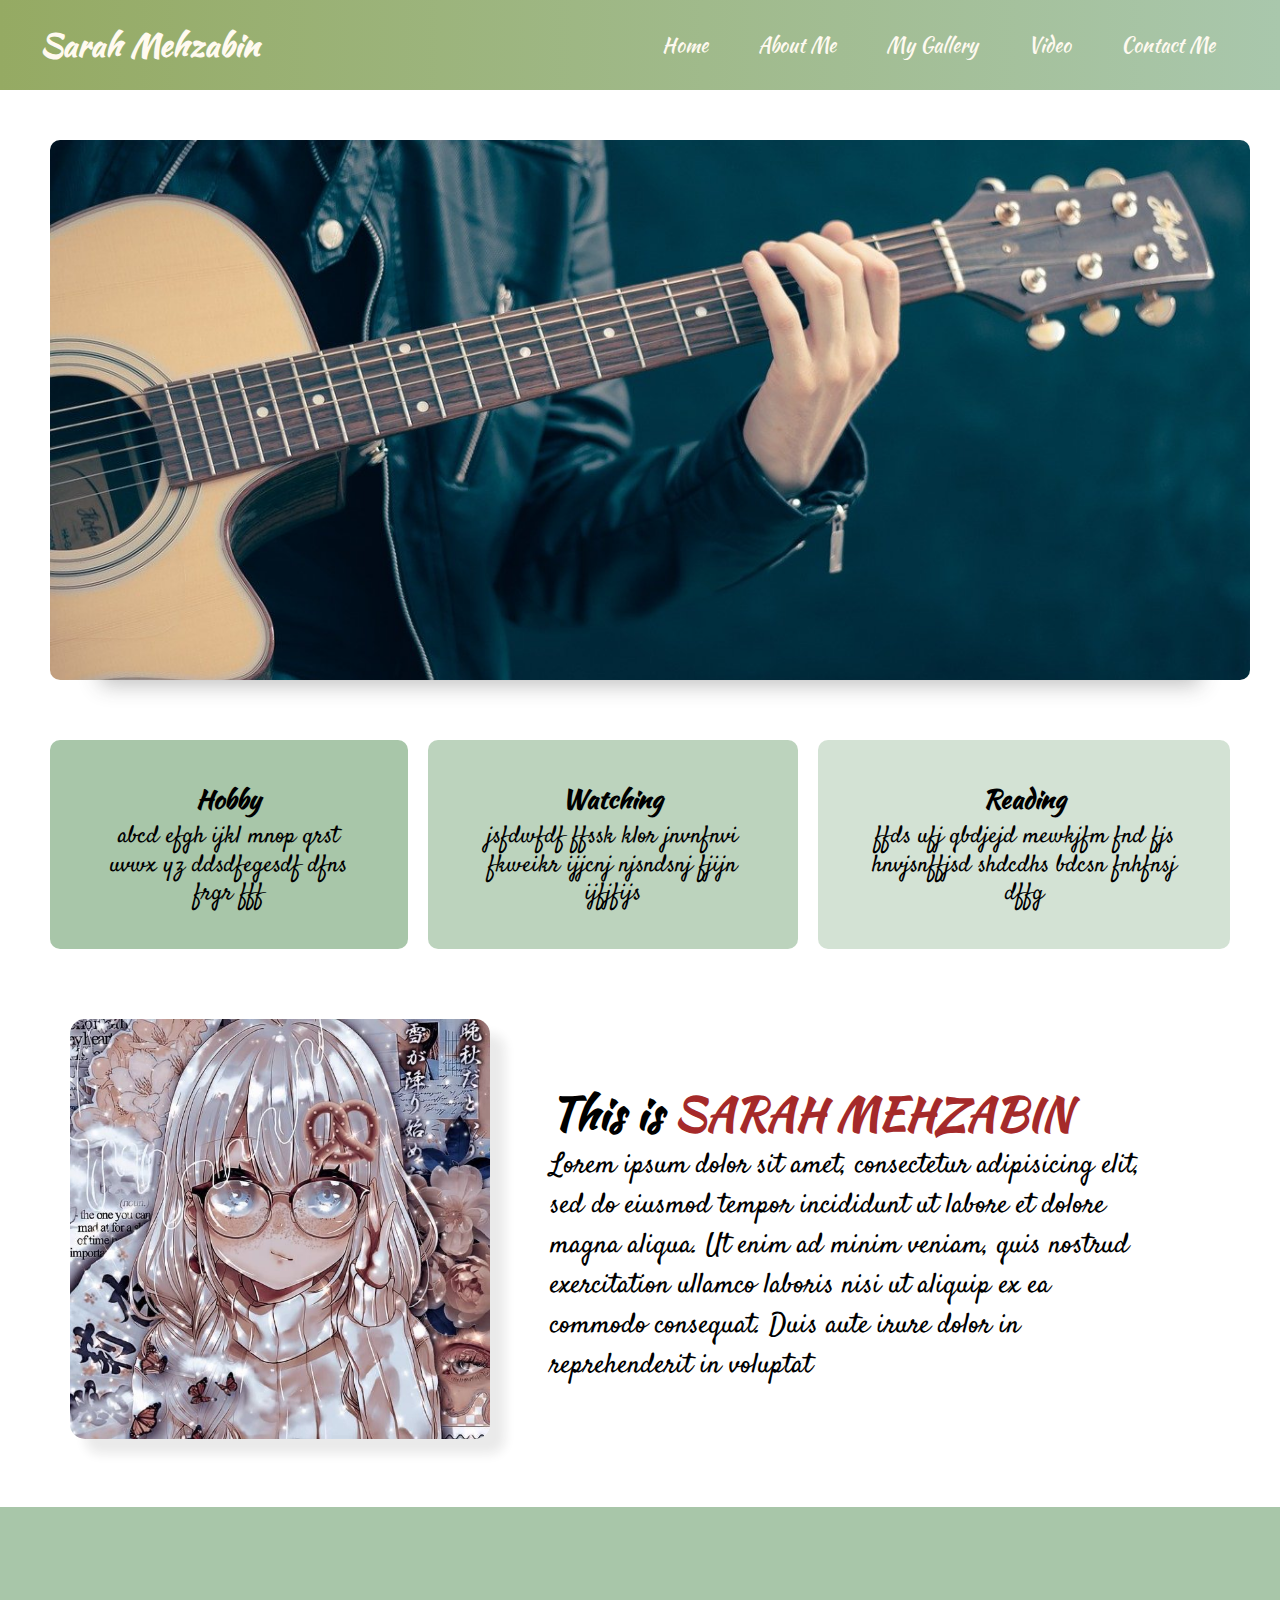
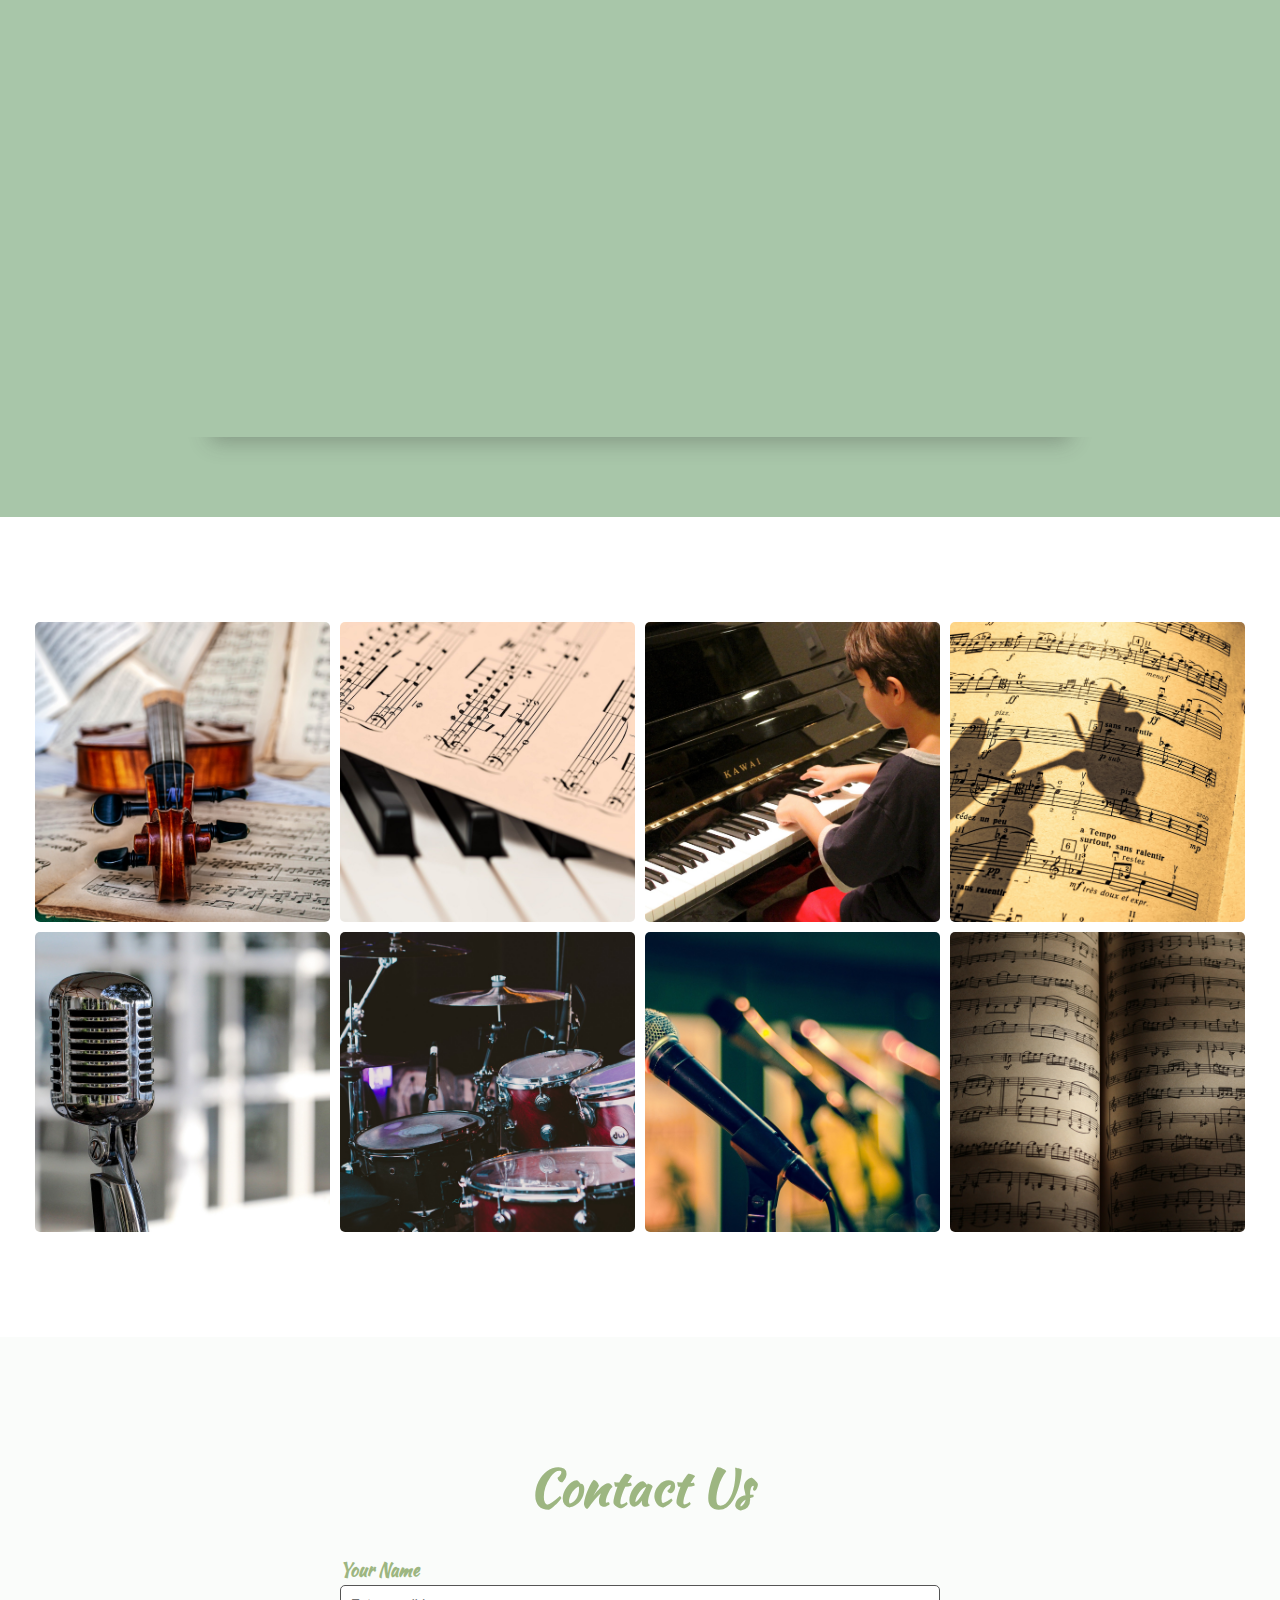
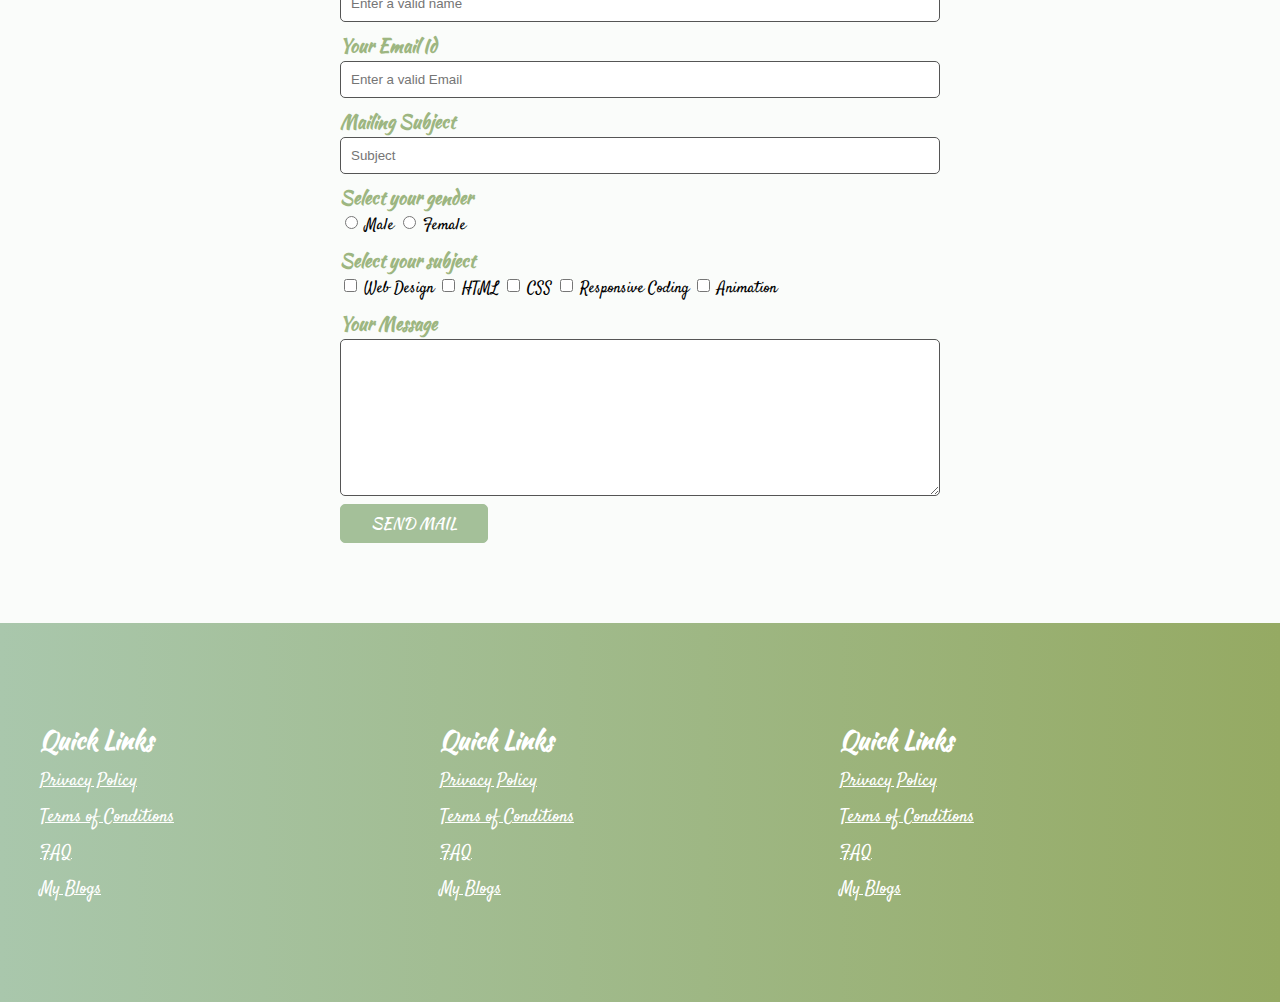
<file: sara/index.html>
<!DOCTYPE html>
<html>
<head>
	<title>My portfolio</title>
   <link rel="preconnect" href="https://fonts.googleapis.com">
<link rel="preconnect" href="https://fonts.gstatic.com" crossorigin>
<link href="https://fonts.googleapis.com/css2?family=Kaushan+Script&family=satisfy&display=swap" rel="stylesheet">
	<link rel="stylesheet" type="text/css" href="style.css">
</head>
<body>

     <header>
          <div class="container flex align-center">
               <div class="logo">
                    <a href="index.html">
                         <h1>Sarah Mehzabin</h1>
                    </a>
               </div> 
                    <nav>
                         <ul>
                              <li>
                                <a href="index.html">Home</a>
                              </li>
                               <li>
                                <a href="aboutme.html">About Me</a>
                              </li>
                               <li>
                                <a href="gallery.html">My Gallery</a>
                              </li>
                               <li>
                                <a href="video.html">Video</a>
                              </li>
                               <li>
                                <a href="contactme.html">Contact Me</a>
                              </li>
                         </ul>
                    </nav> 
          </div>
   </header>




<section class="banner-section">

     <div class="container">
       <img src="images/bannerimg.jpg" alt="flower.png">
      </div>
</section>

<section>
     <div class="container flex">
        <div class="feature color1">
          <h2>Hobby</h2>
          <p>abcd efgh ijkl mnop qrst uvwx yz ddsdfegesdf dfns frgr fff</p>
     </div>
     <div class="feature color2">
          <h2>Watching</h2>
          <p>jsfdwfdf ffssk klor jnvnfnvi fkweikr ijjcnj njsndsnj fjijn ijfjfijs</p>
     </div>
     <div class="feature color3">
          <h2>Reading</h2>
          <p>ffds ufj qbdjejd mewkjfm fnd fjs hnvjsnffjsd shdcdhs bdcsn fnhfnsj dffg</p>
     </div>
</div>
</section>

<section id="aboutme" class="aboutme">
    <div class="container flex align-center">
      <div class="mypicture">
           <img src="images/animepfp1.jpg">
      </div>
    <div class="aboutme">
    <h2>This is <span>Sarah Mehzabin</span></h2>
    <p>Lorem ipsum dolor sit amet, consectetur adipisicing elit, sed do eiusmod
    tempor incididunt ut labore et dolore magna aliqua. Ut enim ad minim veniam,
    quis nostrud exercitation ullamco laboris nisi ut aliquip ex ea commodo
    consequat. Duis aute irure dolor in reprehenderit in voluptat </p>
      </div>
    </div>
</section>


<section id="video" class="video-section">
     <div class="container">
        <iframe width="560" height="315" src="https://www.youtube.com/embed/CX3aT0SfbHI" title="YouTube video player" frameborder="0" allow="accelerometer; autoplay; clipboard-write; encrypted-media; gyroscope; picture-in-picture" allowfullscreen></iframe> 
     </div>
</section>

<section id="gallery" class="Gallery-section">
    <div class="flex">
         <div class="Gallery">
              <img src="images/violin-g531543b19_1920.jpg">
         </div>
         <div class="Gallery">
              <img src="images/piano-g78a6543e8_1920.jpg">
         </div>
         <div class="Gallery">
              <img src="images/piano-g66e20934d_1920.jpg">
         </div>
         <div class="Gallery">
              <img src="images/music-sheet-gf4d8826d2_1920.jpg">
         </div>
         <div class="Gallery">
              <img src="images/microphone-gc4aa687bd_1920.jpg">
         </div>
         <div class="Gallery">
              <img src="images/drum-set-g5a49b8152_1920.jpg">
         </div>
          <div class="Gallery">
              <img src="images/mic-gd5011386b_1920.jpg">
         </div>
         <div class="Gallery">
              <img src="images/notes-g4676272fe_1920.jpg">
         </div>
    </div>
</section>
 
<section id="contact me" class="contact-section">
    <div class="container">
 <div class="contact-form">
     <h1>Contact Us</h1>
     <form>
          <div class="input">
               <strong>Your Name</strong>
               <input type="text" placeholder="Enter a valid name">
          </div>
          <div class="input"> 
               <strong>Your Email Id</strong> 
               <input type="email" placeholder="Enter a valid Email">
          </div>
          <div class="input"> 
               <strong>Mailing Subject</strong> 
               <input type="text" placeholder="Subject">
          </div>
          <div class="gender">
               <strong>  Select your gender</strong>
          <input type="radio" id="Male" name="gender">
          <label for="male">Male</label>
          <input type="radio" id="Female" name="gender">
          <label for="female">Female</label>
        </div>

     <div class="subject">
            <strong>Select your subject</strong>

            <input type="checkbox" name="" id="webdesign">
            <label for="webdesign">Web Design</label>

            <input type="checkbox" name="" id="html">
            <label for="html">HTML</label>

            <input type="checkbox" name="" id="css">
            <label for="css">CSS</label>

            <input type="checkbox" name="" id="responsive">
            <label for="responsive">Responsive Coding</label>

            <input type="checkbox" name="" id=animation>
            <label for="animation">Animation</label>

    </div>
        
            <div class="input">
                <strong>Your Message</strong> 
                <textarea rows="9"></textarea>
            </div>

            <div class="submit">
               <input type="submit" value="Send Mail" name="">
            </div>
     </form>
     </div>
     </div>
</section> 

<footer>
     
     <div class="container">
          <div class="flex">
               <div class="f_coloum">
                    <h4>Quick Links</h4>
                    <ul>
                         <li><a href="#">Privacy Policy</a></li>
                         <li><a href="#">Terms of Conditions</a></li>
                         <li><a href="#">FAQ</a></li>
                         <li><a href="#">My Blogs</a></li> 
                    </ul>
               </div>
               <div class="f_coloum">
                    <h4>Quick Links</h4>
                    <ul>
                         <li><a href="#">Privacy Policy</a></li>
                         <li><a href="#">Terms of Conditions</a></li>
                         <li><a href="#">FAQ</a></li>
                         <li><a href="#">My Blogs</a></li> 
                    </ul>
               </div>
               <div class="f_coloum">
                    <h4>Quick Links</h4>
                    <ul>
                         <li><a href="#">Privacy Policy</a></li>
                         <li><a href="#">Terms of Conditions</a></li>
                         <li><a href="#">FAQ</a></li>
                         <li><a href="#">My Blogs</a></li> 
                    </ul>
               </div>
          </div>
     </div>

</footer>



 
</body>
</html>
</file>
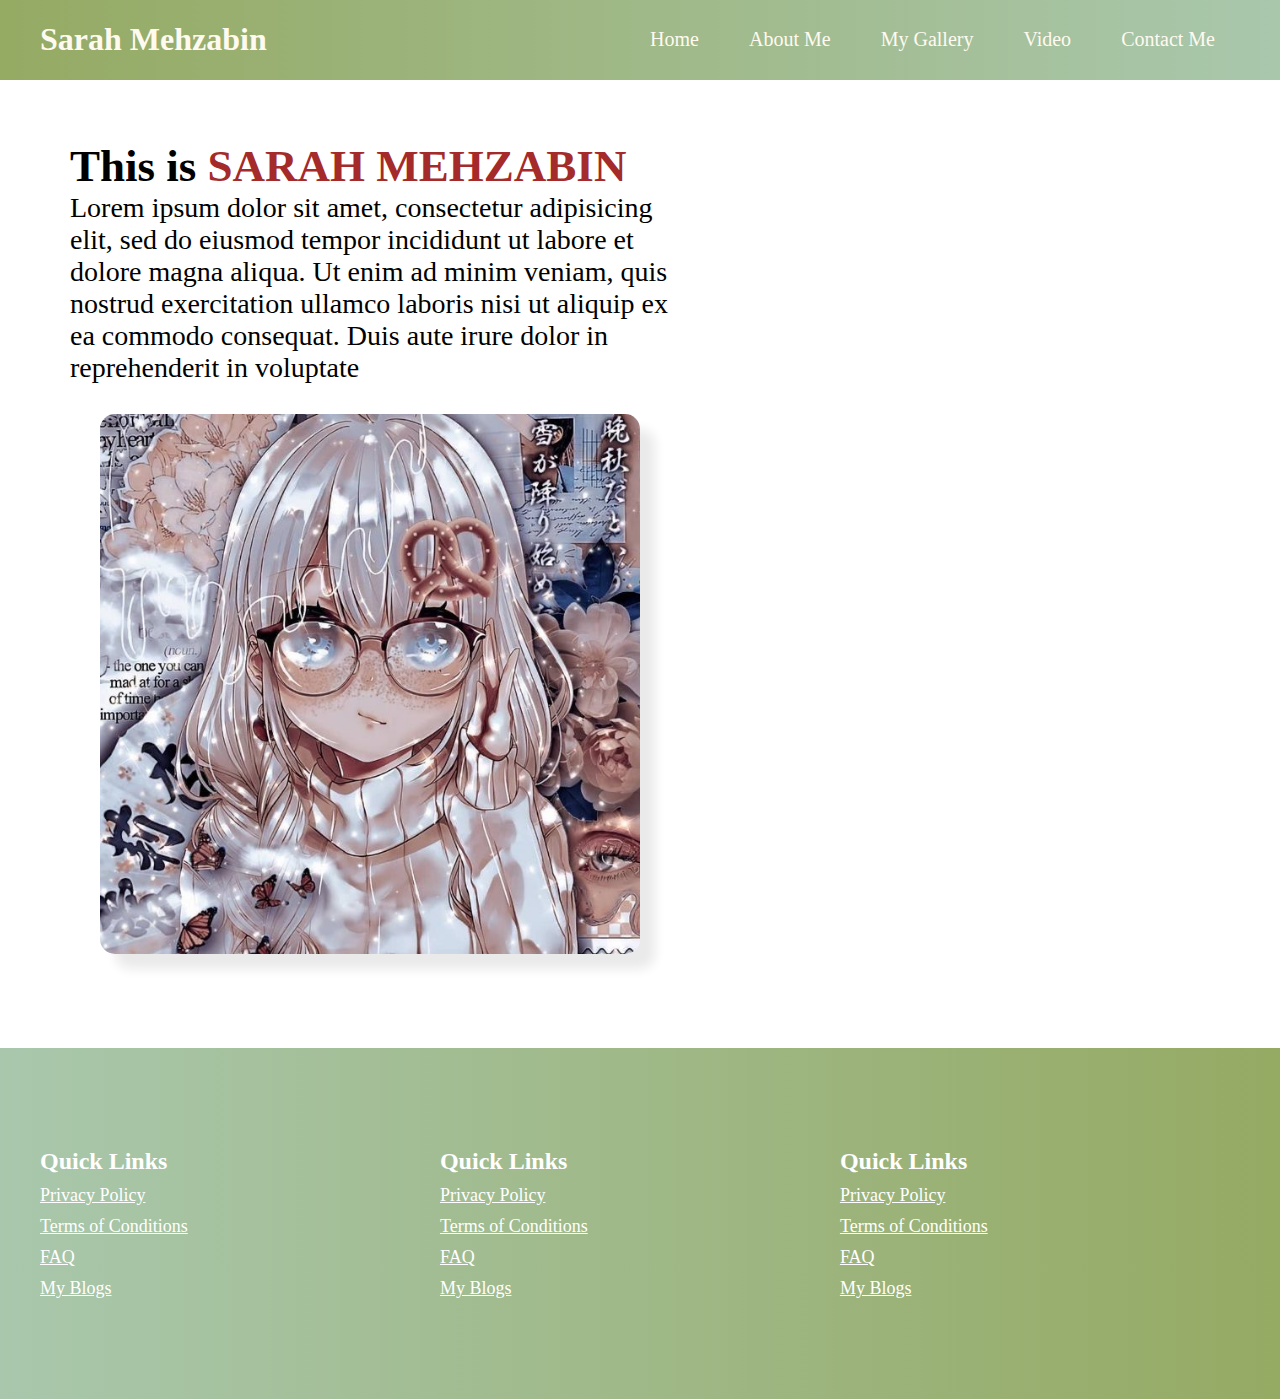
<file: sara/aboutme.html>
<!DOCTYPE html>
<html>
<head>
     <title>My portfolio</title>
     <link rel="preconnect" href="https://fonts.googleapis.com">
<link rel="preconnect" href="https://fonts.gstatic.com" crossorigin>
<link href="https://fonts.googleapis.com/css2?family=Shizuru&display=swap" rel="stylesheet">
     <link rel="stylesheet" type="text/css" href="style.css">
</head>
<body>

   <header>
          <div class="container flex align-center">
               <div class="logo">
                    <a href="index.html">
                         <h1>Sarah Mehzabin</h1>
                    </a>
               </div> 
                    <nav>
                         <ul>
                              <li>
                                <a href="index.html">Home</a>
                              </li>
                               <li>
                                <a href="aboutme.html">About Me</a>
                              </li>
                               <li>
                                <a href="gallery.html">My Gallery</a>
                              </li>
                               <li>
                                <a href="video.html">Video</a>
                              </li>
                               <li>
                                <a href="contactme.html">Contact Me</a>
                              </li>
                         </ul>
                    </nav> 
          </div>
   </header>





<section id="aboutme" class="aboutme">
    <div class="container flex">
    <div class="aboutme">
    <h2>This is <span>Sarah Mehzabin</span></h2>
    <p>Lorem ipsum dolor sit amet, consectetur adipisicing elit, sed do eiusmod
    tempor incididunt ut labore et dolore magna aliqua. Ut enim ad minim veniam,
    quis nostrud exercitation ullamco laboris nisi ut aliquip ex ea commodo
    consequat. Duis aute irure dolor in reprehenderit in voluptate </p>
         <div class="mypicture">
           <img src="images/animepfp1.jpg">
      </div>
    </div>
</section>




<footer>
     
     <div class="container">
          <div class="flex">
               <div class="f_coloum">
                    <h4>Quick Links</h4>
                    <ul>
                         <li><a href="#">Privacy Policy</a></li>
                         <li><a href="#">Terms of Conditions</a></li>
                         <li><a href="#">FAQ</a></li>
                         <li><a href="#">My Blogs</a></li> 
                    </ul>
               </div>
               <div class="f_coloum">
                    <h4>Quick Links</h4>
                    <ul>
                         <li><a href="#">Privacy Policy</a></li>
                         <li><a href="#">Terms of Conditions</a></li>
                         <li><a href="#">FAQ</a></li>
                         <li><a href="#">My Blogs</a></li> 
                    </ul>
               </div>
               <div class="f_coloum">
                    <h4>Quick Links</h4>
                    <ul>
                         <li><a href="#">Privacy Policy</a></li>
                         <li><a href="#">Terms of Conditions</a></li>
                         <li><a href="#">FAQ</a></li>
                         <li><a href="#">My Blogs</a></li> 
                    </ul>
               </div>
          </div>
     </div>

</footer>




 </body>
 </html>
</file>
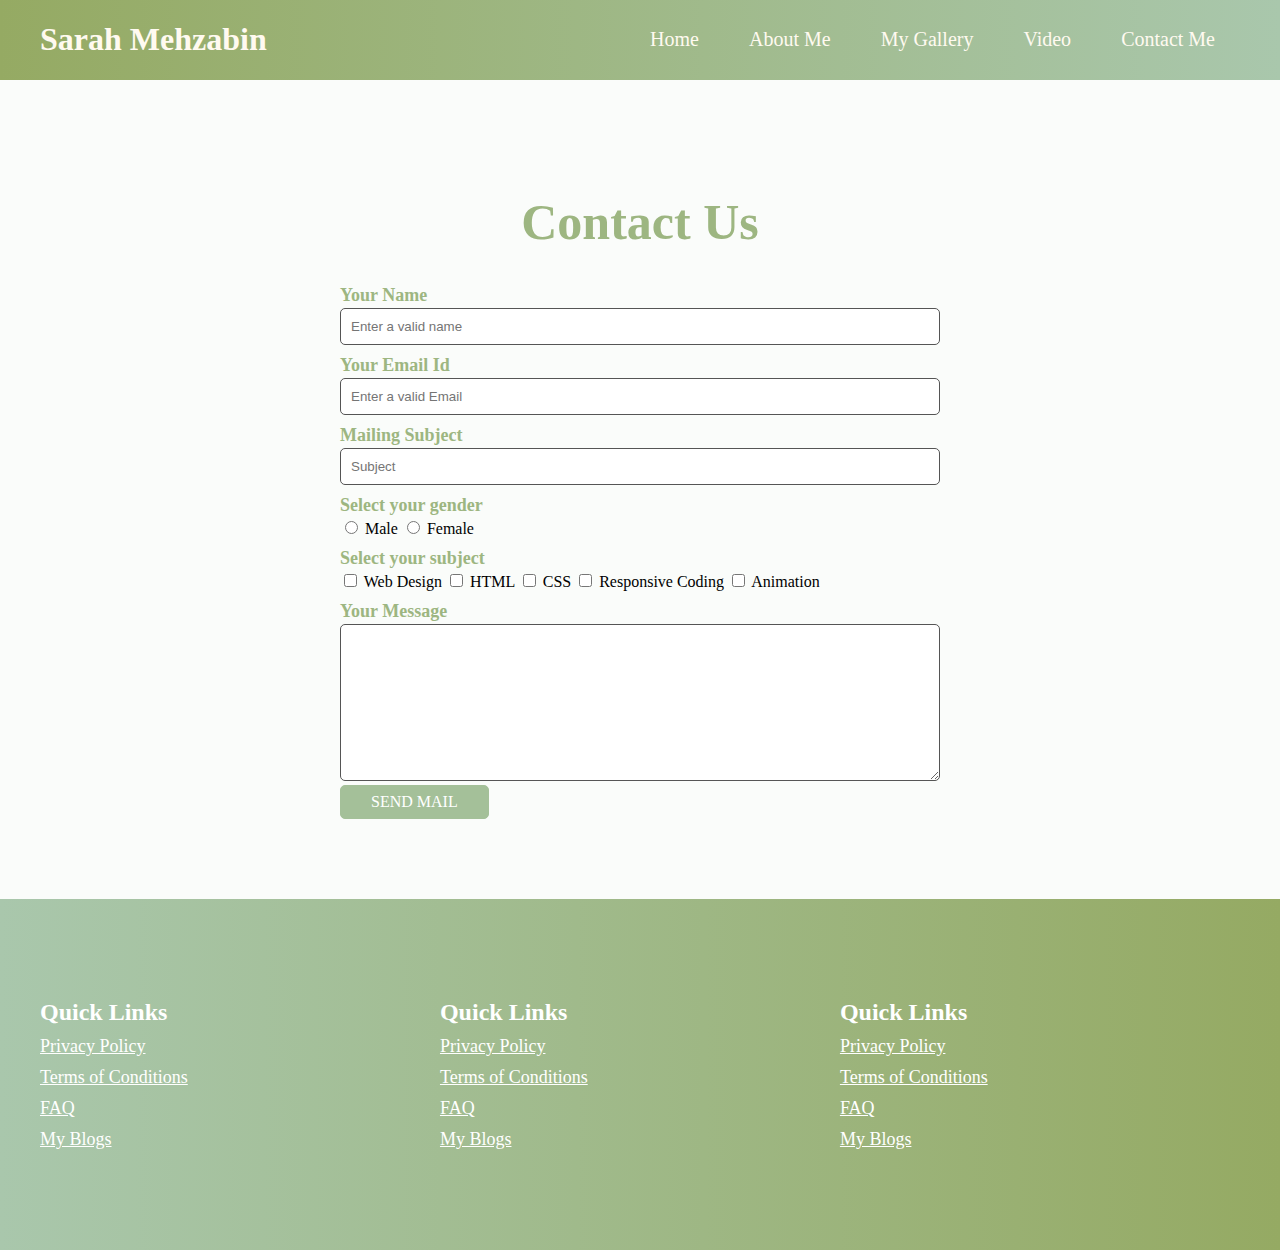
<file: sara/contactme.html>
<!DOCTYPE html>
<html>
<head>
	<title>My portfolio</title>
     <link rel="preconnect" href="https://fonts.googleapis.com">
<link rel="preconnect" href="https://fonts.gstatic.com" crossorigin>
<link href="https://fonts.googleapis.com/css2?family=Shizuru&display=swap" rel="stylesheet">
	<link rel="stylesheet" type="text/css" href="style.css">
</head>
<body>
   <header>
          <div class="container flex align-center">
               <div class="logo">
                    <a href="index.html">
                         <h1>Sarah Mehzabin</h1>
                    </a>
               </div> 
                    <nav>
                         <ul>
                              <li>
                                <a href="index.html">Home</a>
                              </li>
                               <li>
                                <a href="aboutme.html">About Me</a>
                              </li>
                               <li>
                                <a href="gallery.html">My Gallery</a>
                              </li>
                               <li>
                                <a href="video.html">Video</a>
                              </li>
                               <li>
                                <a href="contactme.html">Contact Me</a>
                              </li>
                         </ul>
                    </nav> 
          </div>
   </header>




 
<section id="contact me" class="contact-section">
    <div class="container">
 <div class="contact-form">
     <h1>Contact Us</h1>
     <form>
          <div class="input">
               <strong>Your Name</strong>
               <input type="text" placeholder="Enter a valid name">
          </div>
          <div class="input">
               <strong>Your Email Id</strong>
               <input type="email" placeholder="Enter a valid Email">
          </div>
          <div class="input">
               <strong>Mailing Subject</strong>
               <input type="text" placeholder="Subject">
          </div>
          <div class="gender">
               <strong>  Select your gender</strong>
          <input type="radio" id="Male" name="gender">
          <label for="male">Male</label>
          <input type="radio" id="Female" name="gender">
          <label for="female">Female</label>
        </div>

     <div class="subject">
            <strong>Select your subject</strong>

            <input type="checkbox" name="" id="webdesign">
            <label for="webdesign">Web Design</label>

            <input type="checkbox" name="" id="html">
            <label for="html">HTML</label>

            <input type="checkbox" name="" id="css">
            <label for="css">CSS</label>

            <input type="checkbox" name="" id="responsive">
            <label for="responsive">Responsive Coding</label>

            <input type="checkbox" name="" id=animation>
            <label for="animation">Animation</label>

    </div>
        
            <div class="input">
                <strong>Your Message</strong> 
                <textarea rows="9"></textarea>
            </div>

            <div class="submit">
               <input type="submit" value="Send Mail" name="">
            </div>

     </form>
     </div>
     </div>
</section> 

<footer>
     
     <div class="container">
          <div class="flex">
               <div class="f_coloum">
                    <h4>Quick Links</h4>
                    <ul>
                         <li><a href="#">Privacy Policy</a></li>
                         <li><a href="#">Terms of Conditions</a></li>
                         <li><a href="#">FAQ</a></li>
                         <li><a href="#">My Blogs</a></li> 
                    </ul>
               </div>
               <div class="f_coloum">
                    <h4>Quick Links</h4>
                    <ul>
                         <li><a href="#">Privacy Policy</a></li>
                         <li><a href="#">Terms of Conditions</a></li>
                         <li><a href="#">FAQ</a></li>
                         <li><a href="#">My Blogs</a></li> 
                    </ul>
               </div>
               <div class="f_coloum">
                    <h4>Quick Links</h4>
                    <ul>
                         <li><a href="#">Privacy Policy</a></li>
                         <li><a href="#">Terms of Conditions</a></li>
                         <li><a href="#">FAQ</a></li>
                         <li><a href="#">My Blogs</a></li> 
                    </ul>
               </div>
          </div>
     </div>

</footer>

</body>
</html>
</file>
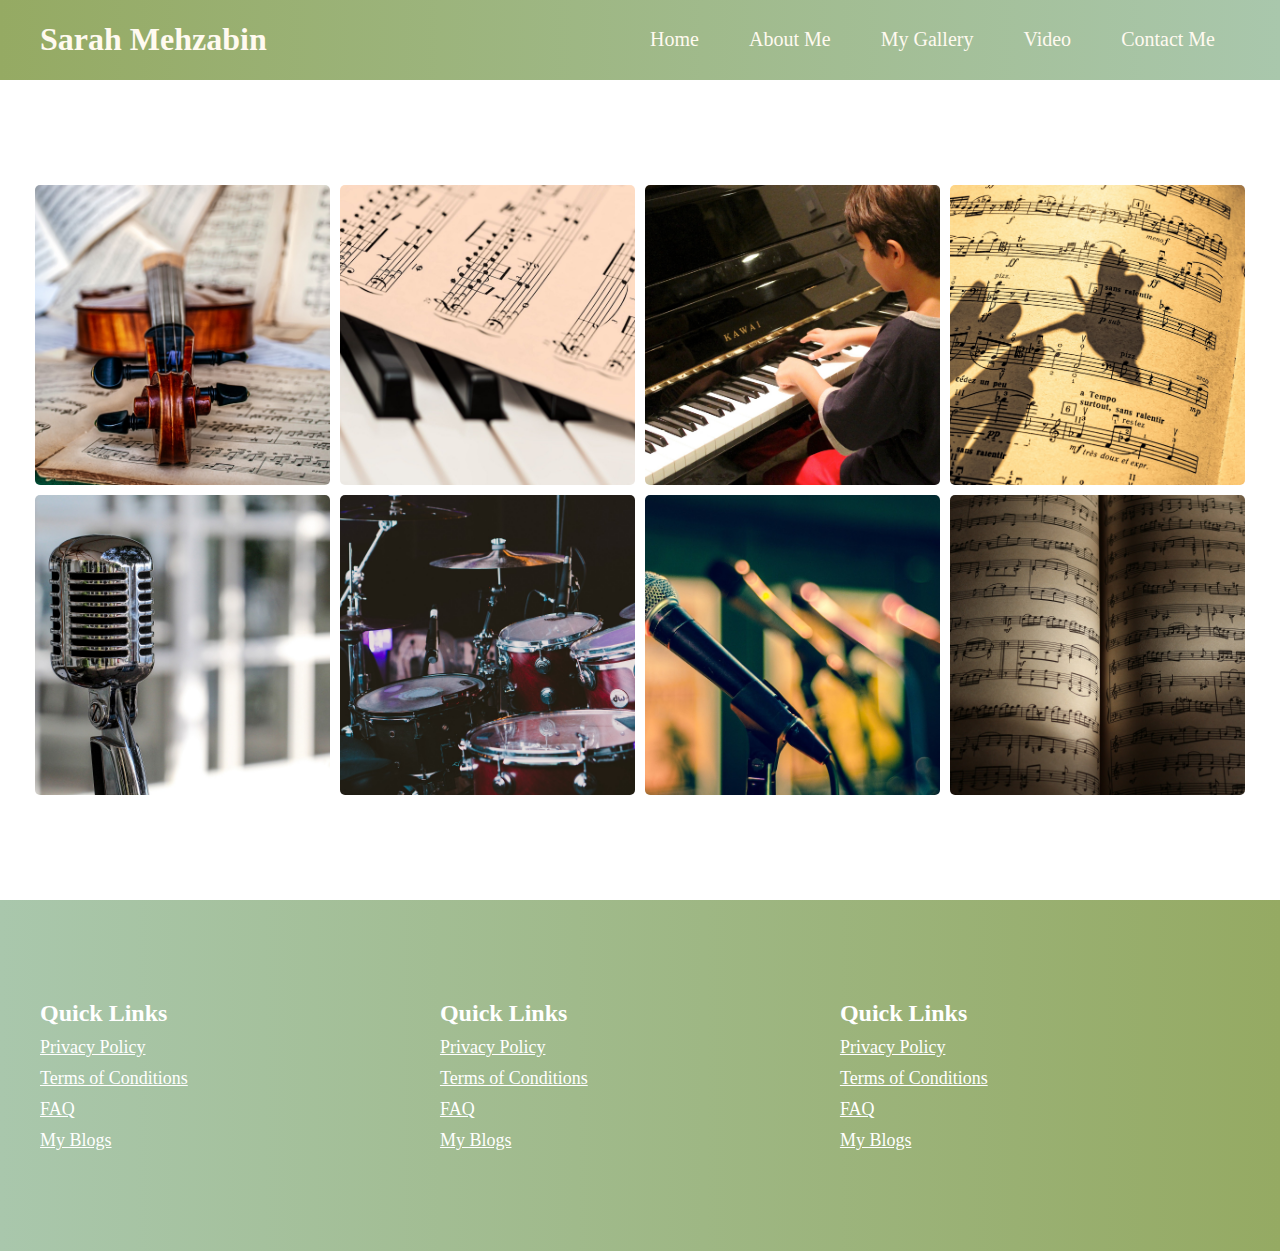
<file: sara/gallery.html>
<!DOCTYPE html>
<html>
<head>
	<title>My portfolio</title>
     <link rel="preconnect" href="https://fonts.googleapis.com">
<link rel="preconnect" href="https://fonts.gstatic.com" crossorigin>
<link href="https://fonts.googleapis.com/css2?family=Shizuru&display=swap" rel="stylesheet">
	<link rel="stylesheet" type="text/css" href="style.css">
</head>
<body>

   <header>
          <div class="container flex align-center">
               <div class="logo">
                    <a href="index.html">
                         <h1>Sarah Mehzabin</h1>
                    </a>
               </div> 
                    <nav>
                         <ul>
                              <li>
                                <a href="index.html">Home</a>
                              </li>
                               <li>
                                <a href="aboutme.html">About Me</a>
                              </li>
                               <li>
                                <a href="gallery.html">My Gallery</a>
                              </li>
                               <li>
                              <a href="video.html">Video</a>
                              </li>
                               <li>
                                <a href="contactme.html">Contact Me</a>
                              </li>
                         </ul>
                    </nav> 
          </div>
   </header>


   
<section id="gallery" class="Gallery-section">
    <div class="flex">
         <div class="Gallery">
              <img src="images/violin-g531543b19_1920.jpg">
         </div>
         <div class="Gallery">
              <img src="images/piano-g78a6543e8_1920.jpg">
         </div>
         <div class="Gallery">
              <img src="images/piano-g66e20934d_1920.jpg">
         </div>
         <div class="Gallery">
              <img src="images/music-sheet-gf4d8826d2_1920.jpg">
         </div>
         <div class="Gallery">
              <img src="images/microphone-gc4aa687bd_1920.jpg">
         </div>
         <div class="Gallery">
              <img src="images/drum-set-g5a49b8152_1920.jpg">
         </div>
          <div class="Gallery">
              <img src="images/mic-gd5011386b_1920.jpg">
         </div>
         <div class="Gallery">
              <img src="images/notes-g4676272fe_1920.jpg">
         </div>
    </div>
</section>
 

<footer>
     
     <div class="container">
          <div class="flex">
               <div class="f_coloum">
                    <h4>Quick Links</h4>
                    <ul>
                         <li><a href="#">Privacy Policy</a></li>
                         <li><a href="#">Terms of Conditions</a></li>
                         <li><a href="#">FAQ</a></li>
                         <li><a href="#">My Blogs</a></li> 
                    </ul>
               </div>
               <div class="f_coloum">
                    <h4>Quick Links</h4>
                    <ul>
                         <li><a href="#">Privacy Policy</a></li>
                         <li><a href="#">Terms of Conditions</a></li>
                         <li><a href="#">FAQ</a></li>
                         <li><a href="#">My Blogs</a></li> 
                    </ul>
               </div>
               <div class="f_coloum">
                    <h4>Quick Links</h4>
                    <ul>
                         <li><a href="#">Privacy Policy</a></li>
                         <li><a href="#">Terms of Conditions</a></li>
                         <li><a href="#">FAQ</a></li>
                         <li><a href="#">My Blogs</a></li> 
                    </ul>
               </div>
          </div>
     </div>

</footer>

</body>
</html>
</file>
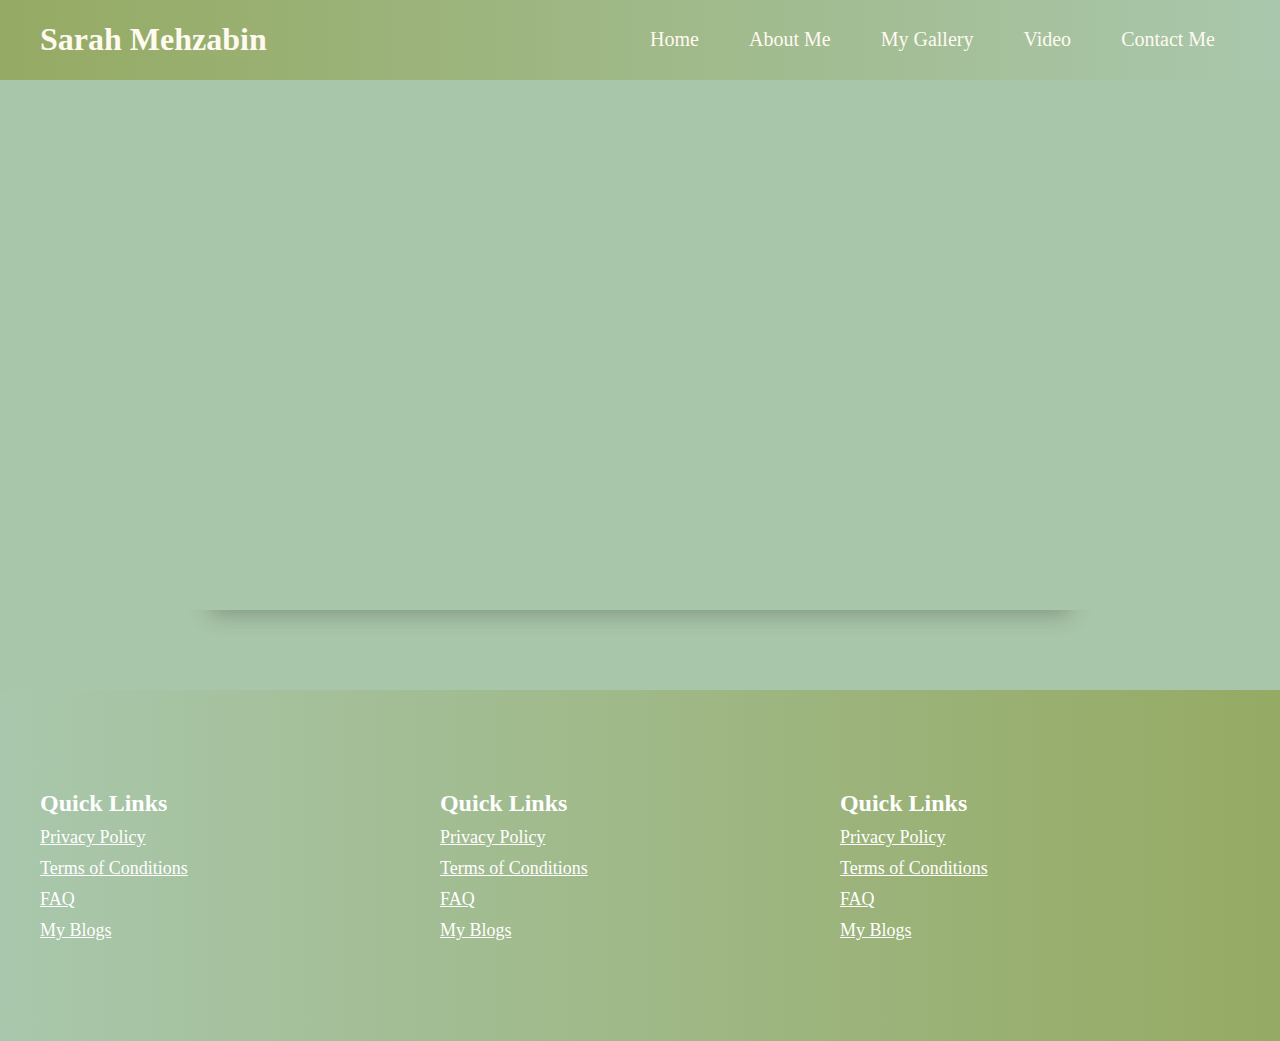
<file: sara/video.html>
<!DOCTYPE html>
<html>
<head>
	<title>My portfolio</title>
     <link rel="preconnect" href="https://fonts.googleapis.com">
<link rel="preconnect" href="https://fonts.gstatic.com" crossorigin>
<link href="https://fonts.googleapis.com/css2?family=Shizuru&display=swap" rel="stylesheet">
	<link rel="stylesheet" type="text/css" href="style.css">
</head>
<body>

       <header>
          <div class="container flex align-center">
               <div class="logo">
                    <a href="index.html">
                         <h1>Sarah Mehzabin</h1>
                    </a>
               </div> 
                    <nav>
                         <ul>
                              <li>
                                <a href="index.html">Home</a>
                              </li>
                               <li>
                                <a href="aboutme.html">About Me</a>
                              </li>
                               <li>
                                <a href="gallery.html">My Gallery</a>
                              </li>
                               <li>
                                <a href="video.html">Video</a>
                              </li>
                               <li>
                                <a href="contactme.html">Contact Me</a>
                              </li>
                         </ul>
                    </nav> 
          </div>
   </header>





<section id="video" class="video-section">
     <div class="container">
        <iframe width="560" height="315" src="https://www.youtube.com/embed/CX3aT0SfbHI" title="YouTube video player" frameborder="0" allow="accelerometer; autoplay; clipboard-write; encrypted-media; gyroscope; picture-in-picture" allowfullscreen></iframe>
     </div>
</section>

 

<footer>
     
     <div class="container">
          <div class="flex">
               <div class="f_coloum">
                    <h4>Quick Links</h4>
                    <ul>
                         <li><a href="#">Privacy Policy</a></li>
                         <li><a href="#">Terms of Conditions</a></li>
                         <li><a href="#">FAQ</a></li>
                         <li><a href="#">My Blogs</a></li> 
                    </ul>
               </div>
               <div class="f_coloum">
                    <h4>Quick Links</h4>
                    <ul>
                         <li><a href="#">Privacy Policy</a></li>
                         <li><a href="#">Terms of Conditions</a></li>
                         <li><a href="#">FAQ</a></li>
                         <li><a href="#">My Blogs</a></li> 
                    </ul>
               </div>
               <div class="f_coloum">
                    <h4>Quick Links</h4>
                    <ul>
                         <li><a href="#">Privacy Policy</a></li>
                         <li><a href="#">Terms of Conditions</a></li>
                         <li><a href="#">FAQ</a></li>
                         <li><a href="#">My Blogs</a></li> 
                    </ul>
               </div>
          </div>
     </div>

</footer>



 </body>
 </html>
</file>
<file: sara/style.css>
:root{
	--primary: rgba(149,170,99,1);
}
*{
    scroll-behavior: smooth;

	box-sizing: border-box;
}
body{
	/* font-family: 'Kaushan Script', cursive; */
	font-family: 'Satisfy', cursive;
	margin: 0;
	padding: 0;
}
header{
	    background: rgb(149,170,99);
background: linear-gradient(90deg, rgba(149,170,99,1) 0%, rgba(169,199,172,1) 100%);
		color: whitesmoke;
		font-family: serif;
		size: 30px;
		position: sticky;
		top: 0;
}
.container{
	width: 1200px;
	margin: auto;
}
.align-center{
	align-items: center;
}
.flex{
	display: flex;
}
.logo{
	flex-basis: 30%;
}
nav{
	flex-basis: 70%;
}
nav ul{
	display: flex;
	justify-content: flex-end;
    list-style: none;
}

header nav a {
    color: floralwhite; 
    text-decoration: none;
    font-size: 20px;
    padding: 6px 25px;
    font-family: 'Kaushan Script', cursive;
    border-radius: 4px;
}

header nav a:hover{
	background: floralwhite;
    color: var(--primary);
}
header  .logo a{
	   font-family: 'Kaushan Script', cursive;
        color: floralwhite;
        text-decoration: none;
}

.banner-section{
    padding: 50px;
}

.banner-section img{
    height:60vh;
    width: 100%;
    object-fit: cover;
    border-radius: 10px;
    margin: auto;
    display: block;
    box-shadow: 0 55px 20px -50px #3333334f;
}
 
}

.feature-section{
	padding-top: 60px;
	padding-bottom: 60px;
}
.feature{
	padding: 40px 50px;
	text-align: center;
	margin: 10px;
	border-radius: 10px;
}
.feature h2{
	font-size: 26px;
	margin: 0px;
	font-family: 'Kaushan Script', cursive;
	font-weight: 700;
}
.feature p{
	font-size: 24px;
	margin: 0;
	padding-top: 5px;
	line-height: 1.2;
}

.color1{background-color: #a8c6a9;}
.color2{background-color: #a9c7aac7;}
.color3{background-color: #a9c6aa82;}

.aboutme section{
	padding-top: 40px;
	padding-bottom: 40px;
}
.aboutme{
	flex-basis: 55%;
	padding: 30px;
}

.aboutme h2{
	margin: 0;
	font-size: 45px;
	font-family: 'Kaushan Script', cursive;
}
.aboutme span{
	color: brown;
	text-transform: uppercase;
}
.aboutme p{
	font-size: 28px;
	font-weight: 500;
	margin: 0;
}

.mypicture{
	flex-basis: 40%;
	padding: 30px;
}

.mypicture img{
    width: 100%;
    border-radius: 15px;
    box-shadow: 15px 15px 11px 0px #16161617;
}

.video section{
	padding-top: 50px;
	padding-bottom: 50px;
}

.Gallery-section{
	padding: 100px 30px;
}
.Gallery-section .flex{
	flex-wrap: wrap;
}

.Gallery{
	flex-basis: 25%;
	padding: 5px;
}

.Gallery img{
	width: 100%;
	display: block;
	border-radius: 5px;
	height: 300px;
	object-fit: cover;
}



.contact-section{
    padding: 80px 0;
    background-color: #a7c4a40f;
    }

.contact-form{
    max-width: 600px;
    margin: auto;
}
.contact-form h1{
	font-size: 50px;
	text-align: center;
	font-weight: 900;
	font-family: 'Kaushan Script', cursive;
	color: #9db681;
}

.video-section{
    background: #a8c6a9;
    padding: 80px 0;
}
.video-section iframe{
    height: 450px;
    width: 80%;
    margin: auto;
    display: block;
    border-radius: 5px;
    box-shadow: 0 55px 20px -50px #3333334f;
}

form{}

.input{}
.input strong{
	display: block;
	font-size: 18px;
	margin-bottom: 2px;
	margin-top: 10px;
	font-family: 'Kaushan Script', cursive;
	color: #9db681;
}
.input input{
    width: 100%;
    padding: 10px;
    border-radius: 5px;
    border: 1px solid #555;
}
.input textarea{
    width: 100%;
    padding: 10px;
    border-radius: 5px;
    border: 1px solid #555;
}

.gender{}
.gender strong{
    display: block;
    font-size: 18px;
    margin-bottom: 2px;
    margin-top: 10px;
    font-family: 'Kaushan Script', cursive;
    color: #9db681;
}
.gender input{}
.gender label{}

.subject{}
.subject strong{
    display: block;
    font-size: 18px;
    margin-bottom: 2px;
    margin-top: 10px;
    font-family: 'Kaushan Script', cursive;
    color: #9db681;
}
.subject input{}
.subject label{}

.submit{}
.submit input{
    /* width: 100%; */
    padding: 10px;
    border-radius: 5px;
    border: 1px solid #a4c099;
    background: #a4c099;
    color: #fff;
    padding: 7px 30px;
    text-transform: uppercase;
    font-family: 'Kaushan Script', cursive;
    font-size: 16px;
}



footer{
background-color:background: rgb(149,170,99);
background: linear-gradient(90deg,  rgba(169,199,172,1) 0%,rgba(149,170,99,1) 100%);;
padding: 100px 0;
}
.f_coloum{
	flex-basis:33.33% ;
	max-width: 33.33%;
}
.f_coloum h4{
    color: #fff;
    font-size: 24px;
    font-family: 'Kaushan Script', cursive;
    margin: 0;
}
.f_coloum ul{
	padding: 0;
	margin: 0;
	list-style: none;
}
.f_coloum a{
	color: #fff;
	font-size: 18px;
	display: block;
	margin-top: 10px;
}



footer{}
.f_coloum{}
.f_coloum h4{}
.f_coloum ul{}
.f_coloum ul li {}
.f_coloum ul li a{}
.f_coloum ul li a:hover{}
</file>
